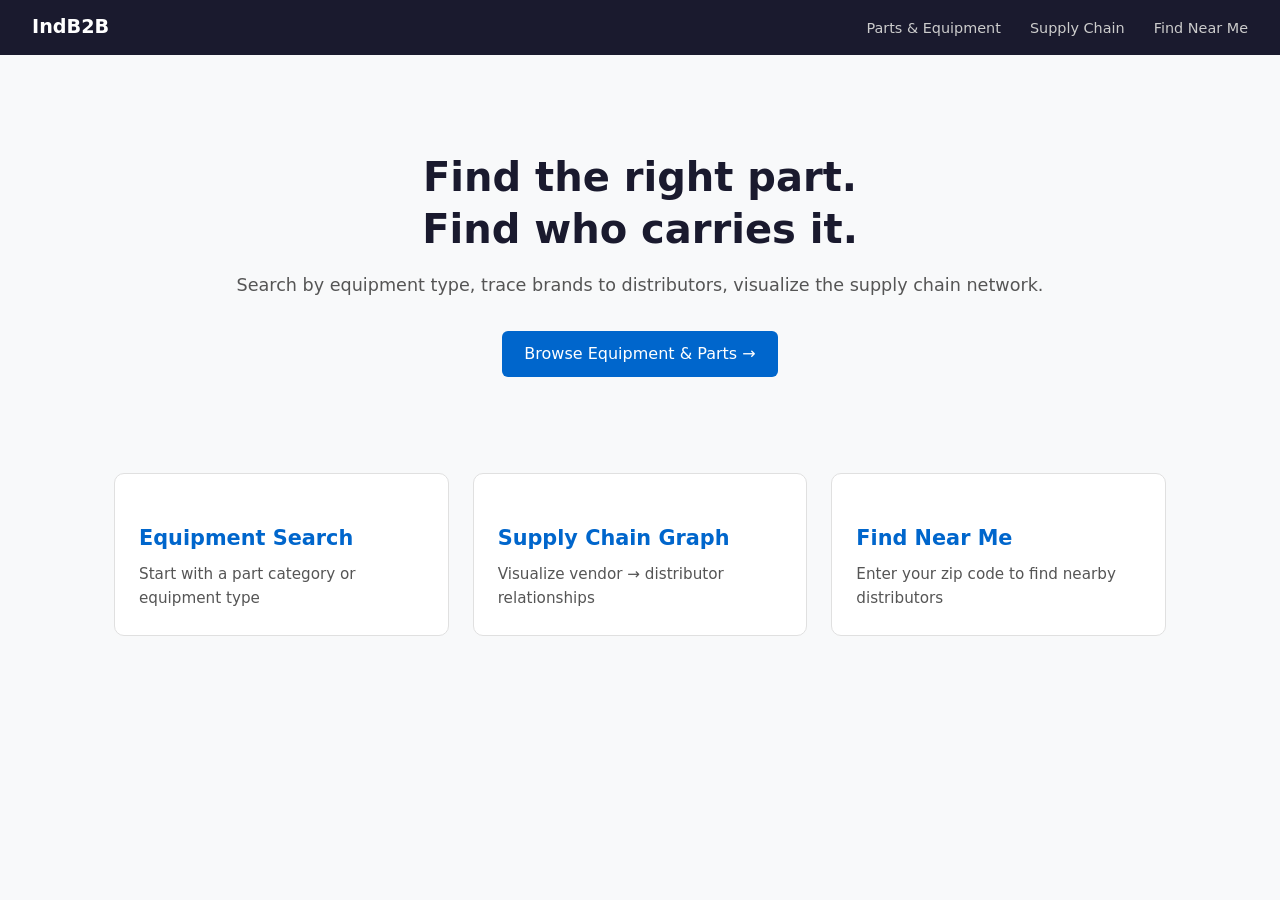
<file: docs/index.html>
<!DOCTYPE html>
<html lang="en">
<head>
  <meta charset="UTF-8" />
  <meta name="viewport" content="width=device-width, initial-scale=1.0" />
  <title>IndB2B — Industrial Maintenance Network</title>
  <link rel="stylesheet" href="css/style.css" />
</head>
<body>
  <nav id="nav">
    <a href="index.html" class="nav-brand">IndB2B</a>
    <div class="nav-links">
      <a href="equipment.html">Parts &amp; Equipment</a>
      <a href="network.html">Supply Chain</a>
      <a href="find.html">Find Near Me</a>
    </div>
  </nav>

  <main id="home">
    <section class="hero">
      <h1>Find the right part.<br>Find who carries it.</h1>
      <p>Search by equipment type, trace brands to distributors, visualize the supply chain network.</p>
      <a href="equipment.html" class="btn-primary">Browse Equipment &amp; Parts →</a>
    </section>

    <section class="quick-links">
      <a href="equipment.html" class="card">
        <h2>Equipment Search</h2>
        <p>Start with a part category or equipment type</p>
      </a>
      <a href="network.html" class="card">
        <h2>Supply Chain Graph</h2>
        <p>Visualize vendor → distributor relationships</p>
      </a>
      <a href="find.html" class="card">
        <h2>Find Near Me</h2>
        <p>Enter your zip code to find nearby distributors</p>
      </a>
    </section>
  </main>

  <script type="module" src="js/app.js"></script>
</body>
</html>
</file>
<file: docs/css/style.css>
/* ── Reset & Base ── */
*, *::before, *::after { box-sizing: border-box; margin: 0; padding: 0; }

body {
  font-family: system-ui, -apple-system, sans-serif;
  background: #f8f9fa;
  color: #1a1a2e;
  line-height: 1.6;
}

a { color: #0066cc; text-decoration: none; }
a:hover { text-decoration: underline; }

/* ── Nav ── */
#nav {
  display: flex;
  align-items: center;
  justify-content: space-between;
  padding: 0.75rem 2rem;
  background: #1a1a2e;
  color: white;
  position: sticky;
  top: 0;
  z-index: 100;
}
.nav-brand { color: white; font-weight: 700; font-size: 1.2rem; }
.nav-links a { color: #ccc; margin-left: 1.5rem; font-size: 0.9rem; }
.nav-links a:hover, .nav-links a.active { color: white; text-decoration: none; }

/* ── Main ── */
main { max-width: 1100px; margin: 0 auto; padding: 2rem 1.5rem; }
h1 { font-size: 2rem; margin-bottom: 1rem; }
h2 { font-size: 1.3rem; margin: 1.5rem 0 0.5rem; }
.muted { color: #666; font-size: 0.9rem; }
.back-link { display: inline-block; margin-bottom: 1rem; color: #666; font-size: 0.9rem; }

/* ── Hero ── */
.hero { text-align: center; padding: 4rem 1rem 3rem; }
.hero h1 { font-size: 2.5rem; line-height: 1.3; margin-bottom: 1rem; }
.hero p { font-size: 1.1rem; color: #555; margin-bottom: 2rem; }

/* ── Buttons ── */
.btn-primary {
  display: inline-block;
  background: #0066cc;
  color: white;
  padding: 0.65rem 1.4rem;
  border-radius: 6px;
  border: none;
  font-size: 1rem;
  cursor: pointer;
}
.btn-primary:hover { background: #0052a3; text-decoration: none; }

/* ── Cards ── */
.quick-links { display: grid; grid-template-columns: repeat(auto-fit, minmax(260px, 1fr)); gap: 1.5rem; margin-top: 3rem; }
.card {
  background: white;
  border: 1px solid #e0e0e0;
  border-radius: 10px;
  padding: 1.5rem;
  transition: box-shadow 0.2s;
}
.card:hover { box-shadow: 0 4px 16px rgba(0,0,0,0.1); text-decoration: none; color: inherit; }
.card h2, .card h3 { margin-bottom: 0.4rem; }
.card p { color: #555; font-size: 0.95rem; }

/* ── Grid ── */
.grid { display: grid; grid-template-columns: repeat(auto-fill, minmax(220px, 1fr)); gap: 1rem; margin: 1.5rem 0; }

/* ── Filters ── */
.filter-row { display: flex; flex-wrap: wrap; gap: 0.5rem; margin-bottom: 1rem; }
.filter-btn {
  background: white;
  border: 1px solid #ccc;
  border-radius: 20px;
  padding: 0.35rem 0.9rem;
  font-size: 0.9rem;
  cursor: pointer;
}
.filter-btn:hover { background: #0066cc; color: white; border-color: #0066cc; }

/* ── Tags ── */
.tag-group { display: flex; flex-wrap: wrap; gap: 0.5rem; margin: 0.5rem 0; }
.tag {
  display: inline-block;
  background: #e8f0fe;
  color: #1a56db;
  border-radius: 4px;
  padding: 0.2rem 0.6rem;
  font-size: 0.85rem;
}
.tag:hover { background: #1a56db; color: white; text-decoration: none; }

/* ── Badge ── */
.badge {
  display: inline-block;
  background: #f0f0f0;
  color: #444;
  border-radius: 4px;
  padding: 0.1rem 0.45rem;
  font-size: 0.78rem;
  vertical-align: middle;
}

/* ── Search bar ── */
.search-bar { display: flex; gap: 0.75rem; margin-bottom: 1.5rem; align-items: center; }
.search-bar input {
  padding: 0.6rem 1rem;
  font-size: 1rem;
  border: 1px solid #ccc;
  border-radius: 6px;
  width: 200px;
}

/* ── Result list ── */
.result-list { list-style: none; padding: 0; margin-top: 1rem; }
.result-list li { padding: 0.6rem 0; border-bottom: 1px solid #eee; }

/* ── Graph container ── */
#graph-container { background: white; border: 1px solid #e0e0e0; border-radius: 10px; padding: 2rem; min-height: 300px; }
</file>
